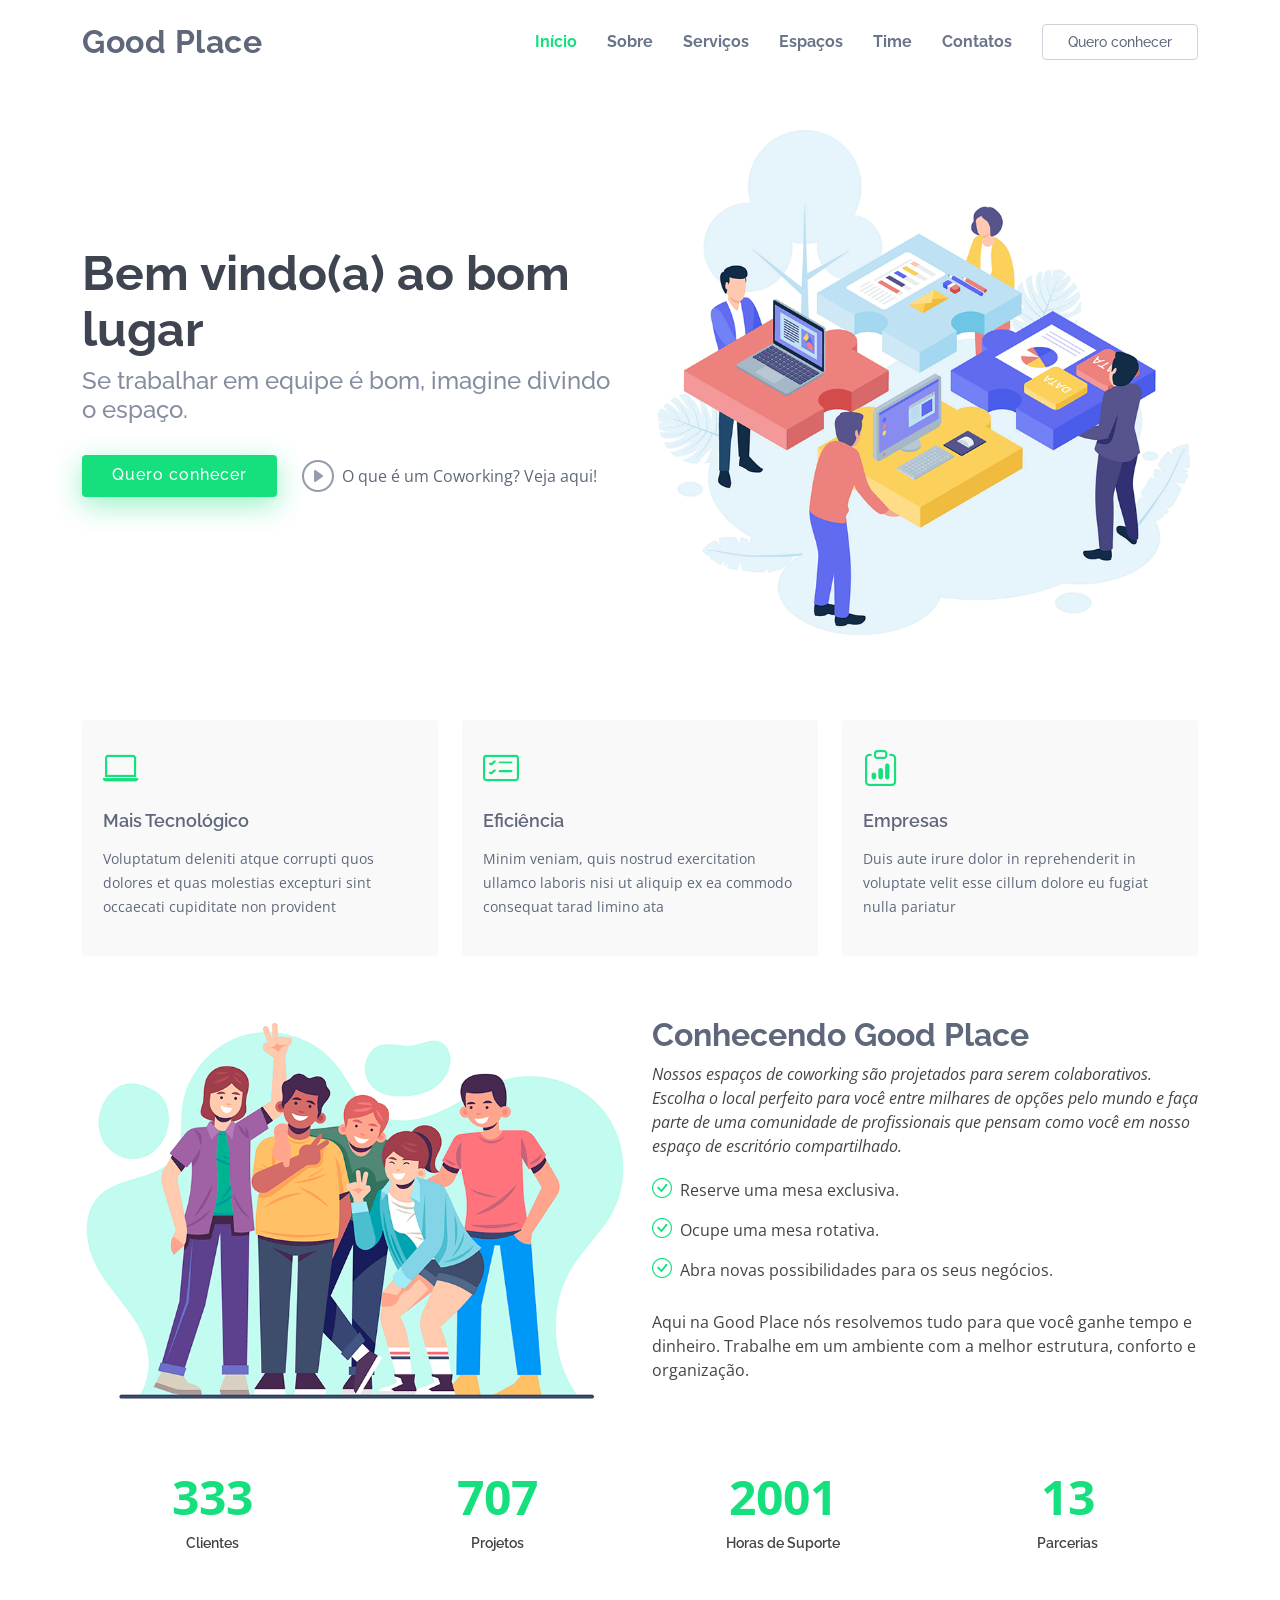
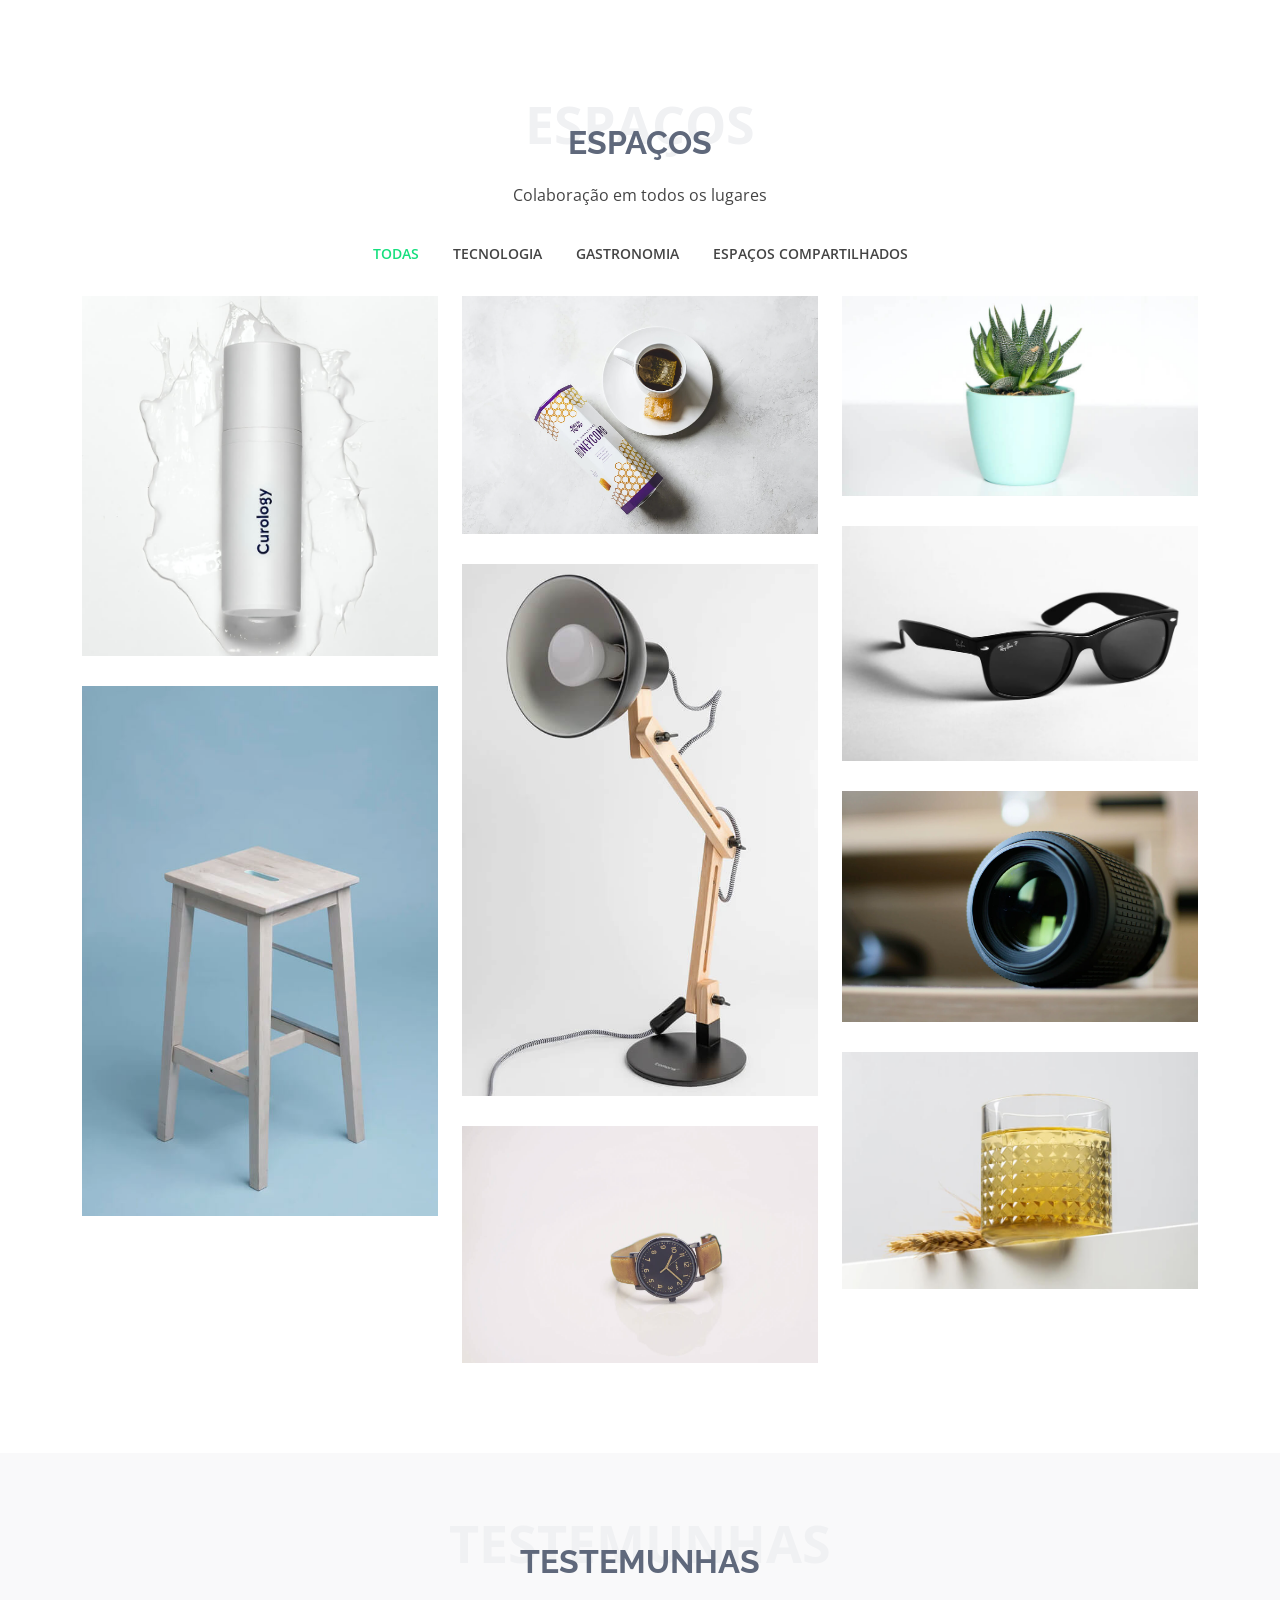
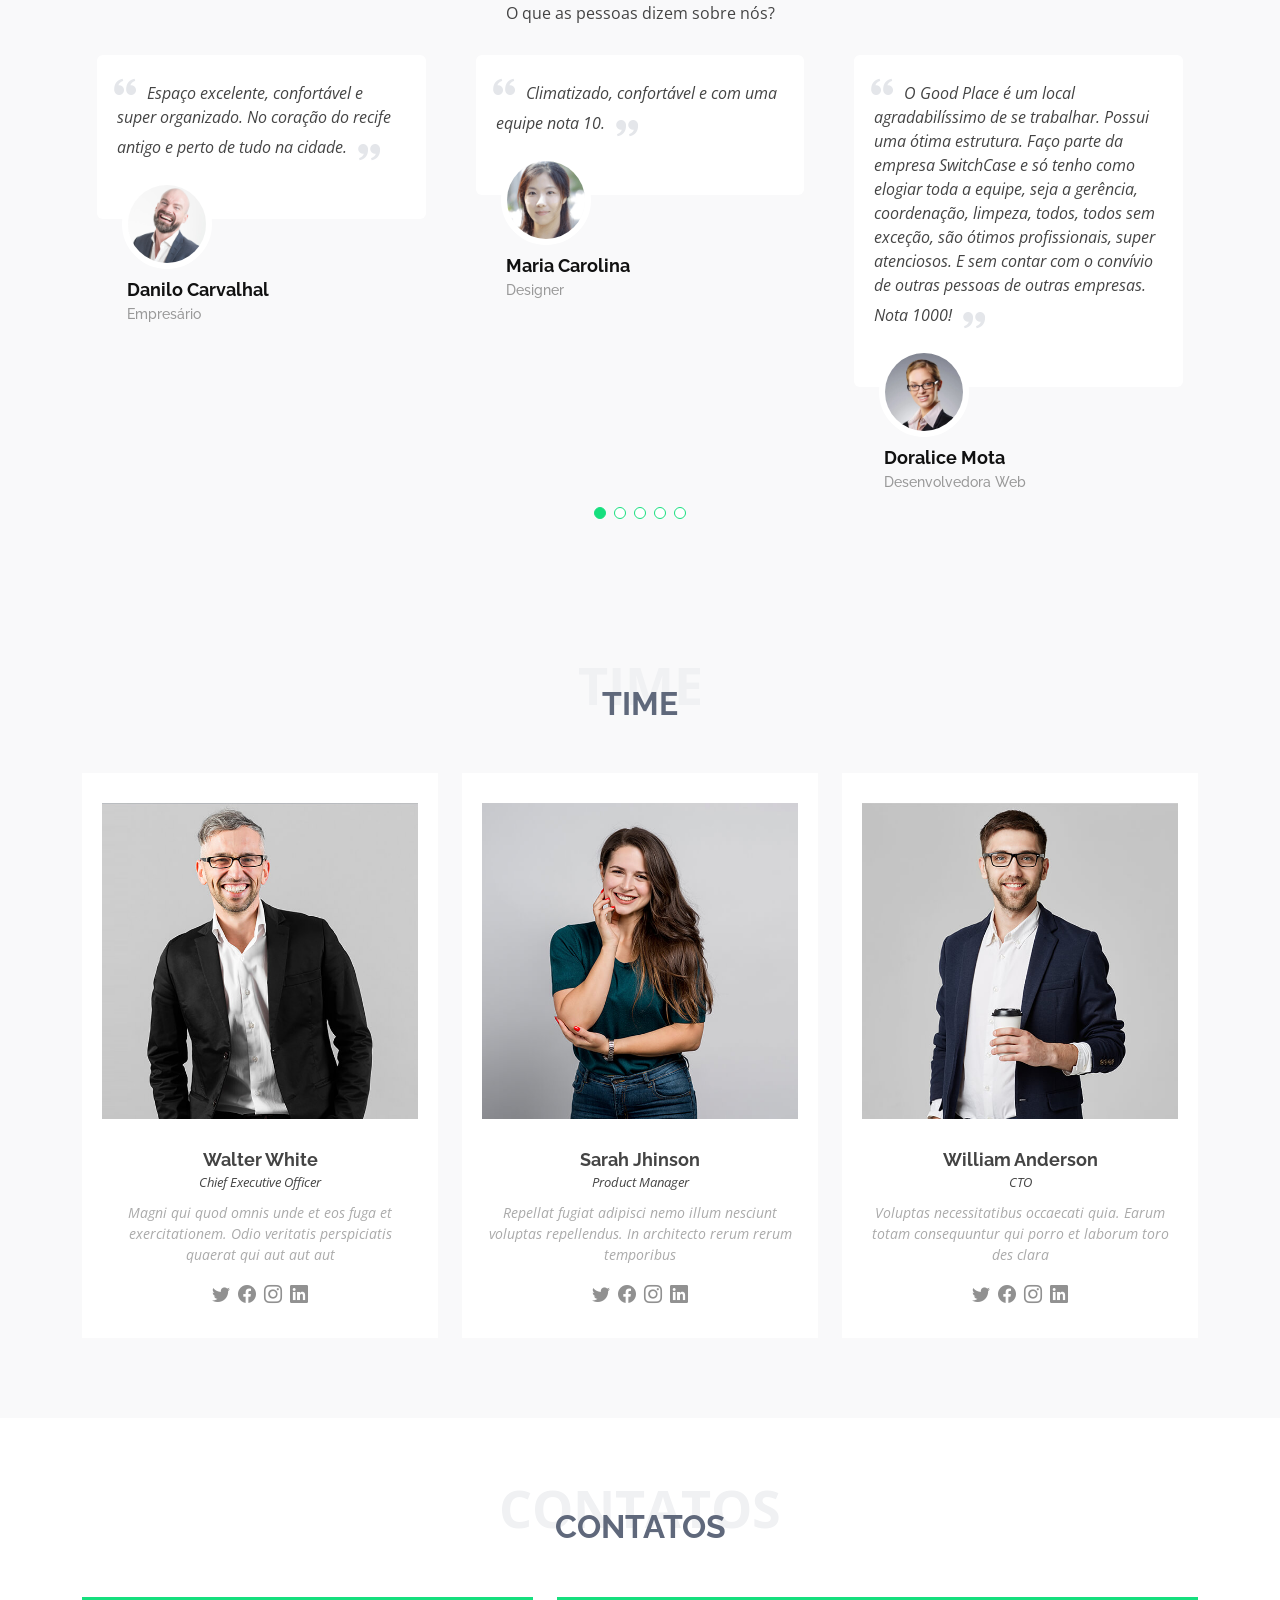
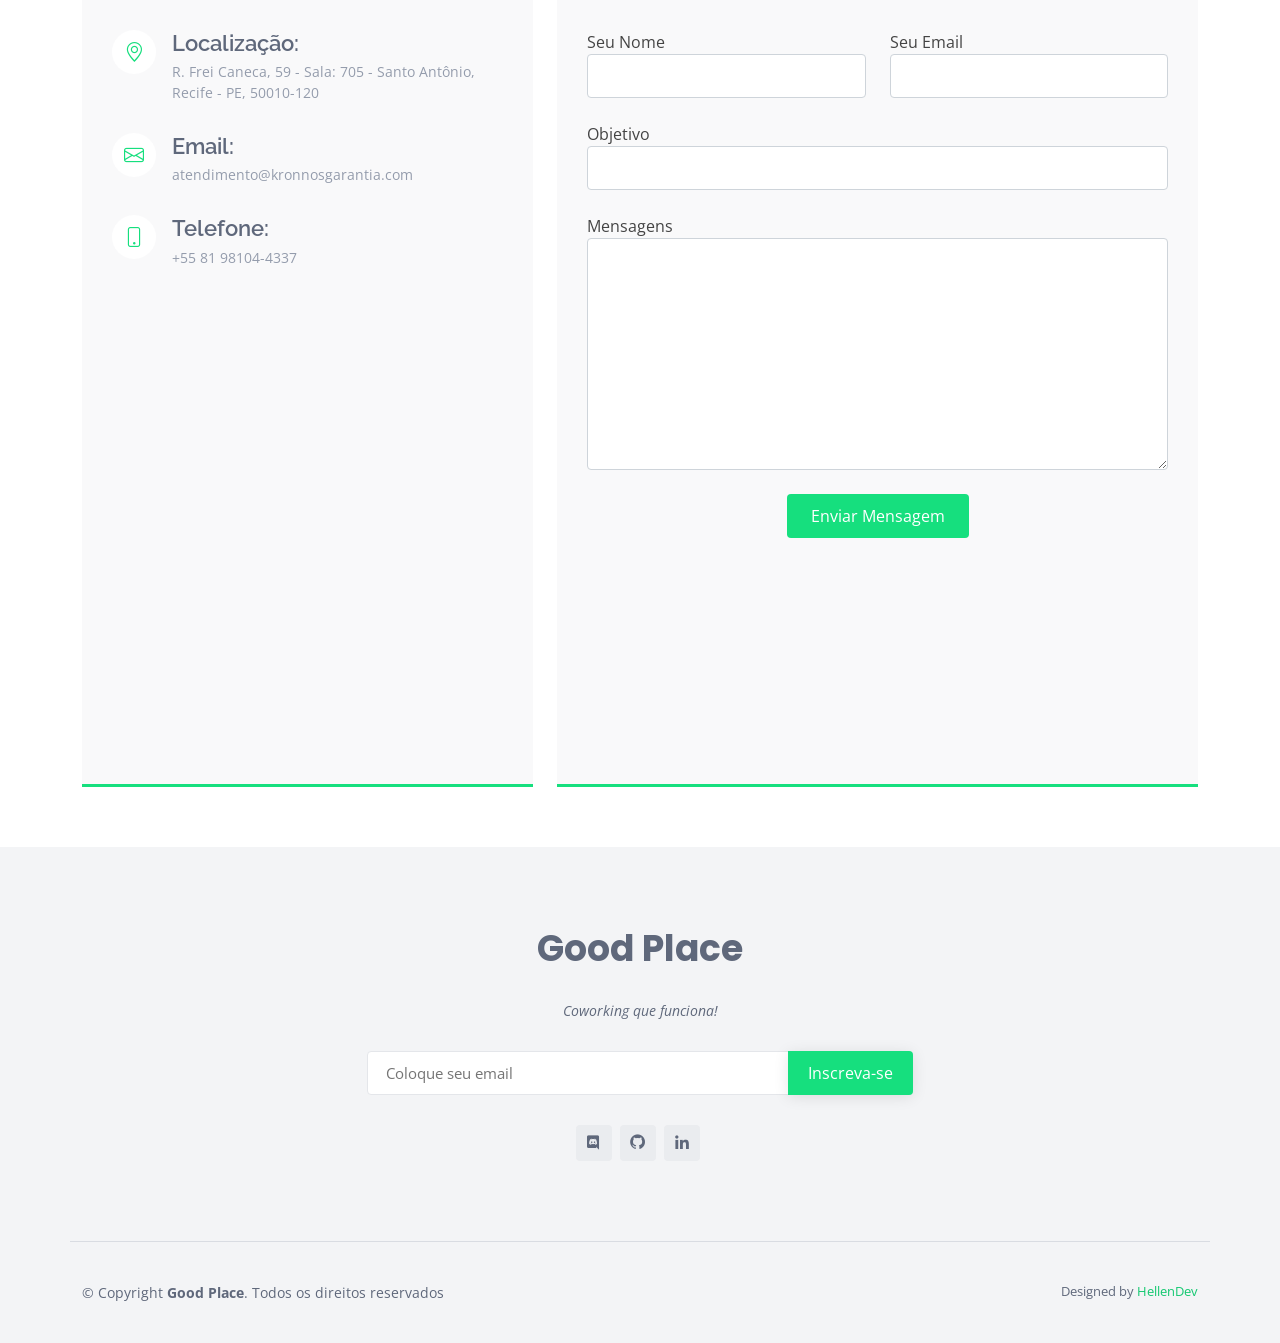
<file: index.html>
<!DOCTYPE html>
<html lang="en">

<head>
  <meta charset="utf-8">
  <meta content="width=device-width, initial-scale=1.0" name="viewport">

  <title>eNno Bootstrap Template - Index</title>
  <meta content="" name="description">
  <meta content="" name="keywords">

  <!-- Favicons -->
  <link href="assets/img/favicon.png" rel="icon">
  <link href="assets/img/apple-touch-icon.png" rel="apple-touch-icon">

  <!-- Google Fonts -->
  <link href="https://fonts.googleapis.com/css?family=Open+Sans:300,300i,400,400i,600,600i,700,700i|Raleway:300,300i,400,400i,500,500i,600,600i,700,700i|Poppins:300,300i,400,400i,500,500i,600,600i,700,700i" rel="stylesheet">

  <!-- Vendor CSS Files -->
  <link href="assets/vendor/bootstrap/css/bootstrap.min.css" rel="stylesheet">
  <link href="assets/vendor/bootstrap-icons/bootstrap-icons.css" rel="stylesheet">
  <link href="assets/vendor/boxicons/css/boxicons.min.css" rel="stylesheet">
  <link href="assets/vendor/glightbox/css/glightbox.min.css" rel="stylesheet">
  <link href="assets/vendor/swiper/swiper-bundle.min.css" rel="stylesheet">

  <!-- Template Main CSS File -->
  <link href="assets/css/style.css" rel="stylesheet">

  <!-- =======================================================
  * Template Name: eNno - v4.10.0
  * Template URL: https://bootstrapmade.com/enno-free-simple-bootstrap-template/
  * Author: BootstrapMade.com
  * License: https://bootstrapmade.com/license/
  ======================================================== -->
</head>

<body>

  <!-- ======= Header ======= -->
  <header id="header" class="fixed-top">
    <div class="container d-flex align-items-center justify-content-between">

      <h1 class="logo"><a href="index.html">Good Place</a></h1>
      <!-- Uncomment below if you prefer to use an image logo -->
      <!-- <a href="index.html" class="logo"><img src="assets/img/logo.png" alt="" class="img-fluid"></a>-->

      <nav id="navbar" class="navbar">
        <ul>
          <li><a class="nav-link scrollto active" href="#hero">Início</a></li>
          <li><a class="nav-link scrollto" href="#about">Sobre</a></li>
          <li><a class="nav-link scrollto" href="#services">Serviços</a></li>
          <li><a class="nav-link scrollto " href="#portfolio">Espaços</a></li>
          <li><a class="nav-link scrollto" href="#team">Time</a></li>
          <li><a class="nav-link scrollto" href="#contact">Contatos</a></li>
          <li><a class="getstarted scrollto" href="#about">Quero conhecer</a></li>
        </ul>
        <i class="bi bi-list mobile-nav-toggle"></i>
      </nav><!-- .navbar -->

    </div>
  </header><!-- End Header -->

  <!-- ======= Hero Section ======= -->
  <section id="hero" class="d-flex align-items-center">

    <div class="container">
      <div class="row">
        <div class="col-lg-6 pt-5 pt-lg-0 order-2 order-lg-1 d-flex flex-column justify-content-center">
          <h1>Bem vindo(a) ao bom lugar</h1>
          <h2>Se trabalhar em equipe é bom, imagine divindo o espaço.</h2>
          <div class="d-flex">
            <a href="#about" class="btn-get-started scrollto">Quero conhecer</a>
            <a href="https://www.youtube.com/watch?v=jDDaplaOz7Q" class="glightbox btn-watch-video"><i class="bi bi-play-circle"></i><span>O que é um Coworking? Veja aqui!</span></a>
          </div>
        </div>
        <div class="col-lg-6 order-1 order-lg-2 hero-img">
          <img src="assets/img/hero-img.png" class="img-fluid animated" alt="">
        </div>
      </div>
    </div>

  </section><!-- End Hero -->

  <main id="main">

    <!-- ======= Featured Services Section ======= -->
    <section id="featured-services" class="featured-services">
      <div class="container">

        <div class="row">
          <div class="col-lg-4 col-md-6">
            <div class="icon-box">
              <div class="icon"><i class="bi bi-laptop"></i></div>
              <h4 class="title"><a href="">Mais Tecnológico</a></h4>
              <p class="description">Voluptatum deleniti atque corrupti quos dolores et quas molestias excepturi sint occaecati cupiditate non provident</p>
            </div>
          </div>
          <div class="col-lg-4 col-md-6 mt-4 mt-md-0">
            <div class="icon-box">
              <div class="icon"><i class="bi bi-card-checklist"></i></div>
              <h4 class="title"><a href="">Eficiência</a></h4>
              <p class="description">Minim veniam, quis nostrud exercitation ullamco laboris nisi ut aliquip ex ea commodo consequat tarad limino ata</p>
            </div>
          </div>
          <div class="col-lg-4 col-md-6 mt-4 mt-lg-0">
            <div class="icon-box">
              <div class="icon"><i class="bi bi-clipboard-data"></i></div>
              <h4 class="title"><a href="">Empresas</a></h4>
              <p class="description">Duis aute irure dolor in reprehenderit in voluptate velit esse cillum dolore eu fugiat nulla pariatur</p>
            </div>
          </div>
        </div>

      </div>
    </section><!-- End Featured Services Section -->

    <!-- ======= About Section ======= -->
    <section id="about" class="about">
      <div class="container">

        <div class="row">
          <div class="col-lg-6">
            <img src="assets/img/about.png" class="img-fluid" alt="">
          </div>
          <div class="col-lg-6 pt-4 pt-lg-0 content">
            <h3>Conhecendo Good Place</h3>
            <p class="fst-italic">
              Nossos espaços de coworking são projetados para serem colaborativos. Escolha o local perfeito para você entre milhares de opções pelo mundo e faça parte de uma comunidade de profissionais que pensam como você em nosso espaço de escritório compartilhado.
            </p>
            <ul>
              <li><i class="bi bi-check-circle"></i> Reserve uma mesa exclusiva.</li>
              <li><i class="bi bi-check-circle"></i> Ocupe uma mesa rotativa.</li>
              <li><i class="bi bi-check-circle"></i> Abra novas possibilidades para os seus negócios.</li>
            </ul>
            <p>
              Aqui na Good Place nós resolvemos tudo para que você ganhe tempo e dinheiro. Trabalhe em um ambiente com a melhor estrutura, conforto e organização.
            </p>
          </div>
        </div>

      </div>
    </section><!-- End About Section -->

    <!-- ======= Counts Section ======= -->
    <section id="counts" class="counts">
      <div class="container">

        <div class="row counters">

          <div class="col-lg-3 col-6 text-center">
            <span data-purecounter-start="0" data-purecounter-end="333" data-purecounter-duration="1" class="purecounter"></span>
            <p>Clientes</p>
          </div>

          <div class="col-lg-3 col-6 text-center">
            <span data-purecounter-start="0" data-purecounter-end="707" data-purecounter-duration="1" class="purecounter"></span>
            <p>Projetos</p>
          </div>

          <div class="col-lg-3 col-6 text-center">
            <span data-purecounter-start="0" data-purecounter-end="2001" data-purecounter-duration="1" class="purecounter"></span>
            <p>Horas de Suporte</p>
          </div>

          <div class="col-lg-3 col-6 text-center">
            <span data-purecounter-start="0" data-purecounter-end="13" data-purecounter-duration="1" class="purecounter"></span>
            <p>Parcerias</p>
          </div>

        </div>

      </div>
    </section><!-- End Counts Section -->

    <!-- ======= Portfolio Section ======= -->
    <section id="portfolio" class="portfolio">
      <div class="container">

        <div class="section-title">
          <span>Espaços</span>
          <h2>Espaços</h2>
          <p>Colaboração em todos os lugares</p>
        </div>

        <div class="row">
          <div class="col-lg-12 d-flex justify-content-center">
            <ul id="portfolio-flters">
              <li data-filter="*" class="filter-active">Todas</li>
              <li data-filter=".filter-app">Tecnologia</li>
              <li data-filter=".filter-card">Gastronomia</li>
              <li data-filter=".filter-web">Espaços Compartilhados</li>
            </ul>
          </div>
        </div>

        <div class="row portfolio-container">

          <div class="col-lg-4 col-md-6 portfolio-item filter-app">
            <img src="assets/img/portfolio/portfolio-1.jpg" class="img-fluid" alt="">
            <div class="portfolio-info">
              <h4>Place Tec 1</h4>
              <p>Place Tec</p>
              <a href="assets/img/portfolio/portfolio-1.jpg" data-gallery="portfolioGallery" class="portfolio-lightbox preview-link" title="App 1"><i class="bx bx-plus"></i></a>
              <a href="portfolio-details.html" class="details-link" title="More Details"><i class="bx bx-link"></i></a>
            </div>
          </div>

          <div class="col-lg-4 col-md-6 portfolio-item filter-web">
            <img src="assets/img/portfolio/portfolio-2.jpg" class="img-fluid" alt="">
            <div class="portfolio-info">
              <h4>Place Comp 1</h4>
              <p>Place Comp</p>
              <a href="assets/img/portfolio/portfolio-2.jpg" data-gallery="portfolioGallery" class="portfolio-lightbox preview-link" title="Web 3"><i class="bx bx-plus"></i></a>
              <a href="portfolio-details.html" class="details-link" title="More Details"><i class="bx bx-link"></i></a>
            </div>
          </div>

          <div class="col-lg-4 col-md-6 portfolio-item filter-app">
            <img src="assets/img/portfolio/portfolio-3.jpg" class="img-fluid" alt="">
            <div class="portfolio-info">
              <h4>Place Tec 2</h4>
              <p>Place Tec</p>
              <a href="assets/img/portfolio/portfolio-3.jpg" data-gallery="portfolioGallery" class="portfolio-lightbox preview-link" title="App 2"><i class="bx bx-plus"></i></a>
              <a href="portfolio-details.html" class="details-link" title="More Details"><i class="bx bx-link"></i></a>
            </div>
          </div>

          <div class="col-lg-4 col-md-6 portfolio-item filter-card">
            <img src="assets/img/portfolio/portfolio-4.jpg" class="img-fluid" alt="">
            <div class="portfolio-info">
              <h4>Place Gastro 2</h4>
              <p>Place Gastro</p>
              <a href="assets/img/portfolio/portfolio-4.jpg" data-gallery="portfolioGallery" class="portfolio-lightbox preview-link" title="Card 2"><i class="bx bx-plus"></i></a>
              <a href="portfolio-details.html" class="details-link" title="More Details"><i class="bx bx-link"></i></a>
            </div>
          </div>

          <div class="col-lg-4 col-md-6 portfolio-item filter-web">
            <img src="assets/img/portfolio/portfolio-5.jpg" class="img-fluid" alt="">
            <div class="portfolio-info">
              <h4>Place Comp 2</h4>
              <p>Place Comp</p>
              <a href="assets/img/portfolio/portfolio-5.jpg" data-gallery="portfolioGallery" class="portfolio-lightbox preview-link" title="Web 2"><i class="bx bx-plus"></i></a>
              <a href="portfolio-details.html" class="details-link" title="More Details"><i class="bx bx-link"></i></a>
            </div>
          </div>

          <div class="col-lg-4 col-md-6 portfolio-item filter-app">
            <img src="assets/img/portfolio/portfolio-6.jpg" class="img-fluid" alt="">
            <div class="portfolio-info">
              <h4>Place Tec 3</h4>
              <p>Place Tec</p>
              <a href="assets/img/portfolio/portfolio-6.jpg" data-gallery="portfolioGallery" class="portfolio-lightbox preview-link" title="App 3"><i class="bx bx-plus"></i></a>
              <a href="portfolio-details.html" class="details-link" title="More Details"><i class="bx bx-link"></i></a>
            </div>
          </div>

          <div class="col-lg-4 col-md-6 portfolio-item filter-card">
            <img src="assets/img/portfolio/portfolio-7.jpg" class="img-fluid" alt="">
            <div class="portfolio-info">
              <h4>Place Gastro 1</h4>
              <p>Place Gastro</p>
              <a href="assets/img/portfolio/portfolio-7.jpg" data-gallery="portfolioGallery" class="portfolio-lightbox preview-link" title="Card 1"><i class="bx bx-plus"></i></a>
              <a href="portfolio-details.html" class="details-link" title="More Details"><i class="bx bx-link"></i></a>
            </div>
          </div>

          <div class="col-lg-4 col-md-6 portfolio-item filter-card">
            <img src="assets/img/portfolio/portfolio-8.jpg" class="img-fluid" alt="">
            <div class="portfolio-info">
              <h4>Place Gastro 3</h4>
              <p>Place Gastro</p>
              <a href="assets/img/portfolio/portfolio-8.jpg" data-gallery="portfolioGallery" class="portfolio-lightbox preview-link" title="Card 3"><i class="bx bx-plus"></i></a>
              <a href="portfolio-details.html" class="details-link" title="More Details"><i class="bx bx-link"></i></a>
            </div>
          </div>

          <div class="col-lg-4 col-md-6 portfolio-item filter-web">
            <img src="assets/img/portfolio/portfolio-9.jpg" class="img-fluid" alt="">
            <div class="portfolio-info">
              <h4>Place Comp 3</h4>
              <p>Place Comp</p>
              <a href="assets/img/portfolio/portfolio-9.jpg" data-gallery="portfolioGallery" class="portfolio-lightbox preview-link" title="Web 3"><i class="bx bx-plus"></i></a>
              <a href="portfolio-details.html" class="details-link" title="More Details"><i class="bx bx-link"></i></a>
            </div>
          </div>

        </div>

      </div>
    </section><!-- End Portfolio Section -->

    <!-- ======= Testimonials Section ======= -->
    <section id="testimonials" class="testimonials section-bg">
      <div class="container">

        <div class="section-title">
          <span>Testemunhas</span>
          <h2>Testemunhas</h2>
          <p>O que as pessoas dizem sobre nós?</p>
        </div>

        <div class="testimonials-slider swiper" data-aos="fade-up" data-aos-delay="100">
          <div class="swiper-wrapper">

            <div class="swiper-slide">
              <div class="testimonial-item">
                <p>
                  <i class="bx bxs-quote-alt-left quote-icon-left"></i>
                  Espaço excelente, confortável e super organizado. No coração do recife antigo e perto de tudo na cidade.
                  <i class="bx bxs-quote-alt-right quote-icon-right"></i>
                </p>
                <img src="assets/img/testimonials/testimonials-1.jpg" class="testimonial-img" alt="">
                <h3>Danilo Carvalhal</h3>
                <h4>Empresário</h4>
              </div>
            </div><!-- End testimonial item -->

            <div class="swiper-slide">
              <div class="testimonial-item">
                <p>
                  <i class="bx bxs-quote-alt-left quote-icon-left"></i>
                  Climatizado, confortável e com uma equipe nota 10.
                  <i class="bx bxs-quote-alt-right quote-icon-right"></i>
                </p>
                <img src="assets/img/testimonials/testimonials-2.jpg" class="testimonial-img" alt="">
                <h3>Maria Carolina</h3>
                <h4>Designer</h4>
              </div>
            </div><!-- End testimonial item -->

            <div class="swiper-slide">
              <div class="testimonial-item">
                <p>
                  <i class="bx bxs-quote-alt-left quote-icon-left"></i>
                  O Good Place é um local agradabilíssimo de se trabalhar. Possui uma ótima estrutura. Faço parte da empresa SwitchCase e só tenho como elogiar toda a equipe, seja a gerência, coordenação, limpeza, todos, todos sem exceção, são ótimos profissionais, super atenciosos. E sem contar com o convívio de outras pessoas de outras empresas.

Nota 1000!
                  <i class="bx bxs-quote-alt-right quote-icon-right"></i>
                </p>
                <img src="assets/img/testimonials/testimonials-3.jpg" class="testimonial-img" alt="">
                <h3>Doralice Mota</h3>
                <h4>Desenvolvedora Web</h4>
              </div>
            </div><!-- End testimonial item -->

            <div class="swiper-slide">
              <div class="testimonial-item">
                <p>
                  <i class="bx bxs-quote-alt-left quote-icon-left"></i>
                  Fugiat enim eram quae cillum dolore dolor amet nulla culpa multos export minim fugiat minim velit minim dolor enim duis veniam ipsum anim magna sunt elit fore quem dolore labore illum veniam.
                  <i class="bx bxs-quote-alt-right quote-icon-right"></i>
                </p>
                <img src="assets/img/testimonials/testimonials-4.jpg" class="testimonial-img" alt="">
                <h3>Matt Brandon</h3>
                <h4>Freelancer</h4>
              </div>
            </div><!-- End testimonial item -->

            <div class="swiper-slide">
              <div class="testimonial-item">
                <p>
                  <i class="bx bxs-quote-alt-left quote-icon-left"></i>
                  Quis quorum aliqua sint quem legam fore sunt eram irure aliqua veniam tempor noster veniam enim culpa labore duis sunt culpa nulla illum cillum fugiat legam esse veniam culpa fore nisi cillum quid.
                  <i class="bx bxs-quote-alt-right quote-icon-right"></i>
                </p>
                <img src="assets/img/testimonials/testimonials-5.jpg" class="testimonial-img" alt="">
                <h3>John Larson</h3>
                <h4>Entrepreneur</h4>
              </div>
            </div><!-- End testimonial item -->

          </div>
          <div class="swiper-pagination"></div>
        </div>

      </div>
    </section><!-- End Testimonials Section -->

    <!-- ======= Team Section ======= -->
    <section id="team" class="team section-bg">
      <div class="container">

        <div class="section-title">
          <span>Time</span>
          <h2>Time</h2>
        </div>

        <div class="row">
          <div class="col-lg-4 col-md-6 d-flex align-items-stretch">
            <div class="member">
              <img src="assets/img/team/team-1.jpg" alt="">
              <h4>Walter White</h4>
              <span>Chief Executive Officer</span>
              <p>
                Magni qui quod omnis unde et eos fuga et exercitationem. Odio veritatis perspiciatis quaerat qui aut aut aut
              </p>
              <div class="social">
                <a href=""><i class="bi bi-twitter"></i></a>
                <a href=""><i class="bi bi-facebook"></i></a>
                <a href=""><i class="bi bi-instagram"></i></a>
                <a href=""><i class="bi bi-linkedin"></i></a>
              </div>
            </div>
          </div>

          <div class="col-lg-4 col-md-6 d-flex align-items-stretch">
            <div class="member">
              <img src="assets/img/team/team-2.jpg" alt="">
              <h4>Sarah Jhinson</h4>
              <span>Product Manager</span>
              <p>
                Repellat fugiat adipisci nemo illum nesciunt voluptas repellendus. In architecto rerum rerum temporibus
              </p>
              <div class="social">
                <a href=""><i class="bi bi-twitter"></i></a>
                <a href=""><i class="bi bi-facebook"></i></a>
                <a href=""><i class="bi bi-instagram"></i></a>
                <a href=""><i class="bi bi-linkedin"></i></a>
              </div>
            </div>
          </div>

          <div class="col-lg-4 col-md-6 d-flex align-items-stretch">
            <div class="member">
              <img src="assets/img/team/team-3.jpg" alt="">
              <h4>William Anderson</h4>
              <span>CTO</span>
              <p>
                Voluptas necessitatibus occaecati quia. Earum totam consequuntur qui porro et laborum toro des clara
              </p>
              <div class="social">
                <a href=""><i class="bi bi-twitter"></i></a>
                <a href=""><i class="bi bi-facebook"></i></a>
                <a href=""><i class="bi bi-instagram"></i></a>
                <a href=""><i class="bi bi-linkedin"></i></a>
              </div>
            </div>
          </div>

        </div>

      </div>
    </section><!-- End Team Section -->

    <!-- ======= Contact Section ======= -->
    <section id="contact" class="contact">
      <div class="container">

        <div class="section-title">
          <span>Contatos</span>
          <h2>Contatos</h2>
        </div>

        <div class="row">

          <div class="col-lg-5 d-flex align-items-stretch">
            <div class="info">
              <div class="address">
                <i class="bi bi-geo-alt"></i>
                <h4>Localização:</h4>
                <p>R. Frei Caneca, 59 - Sala: 705 - Santo Antônio, Recife - PE, 50010-120</p>
              </div>

              <div class="email">
                <i class="bi bi-envelope"></i>
                <h4>Email:</h4>
                <p>atendimento@kronnosgarantia.com</p>
              </div>

              <div class="phone">
                <i class="bi bi-phone"></i>
                <h4>Telefone:</h4>
                <p>+55 81 98104-4337</p>
              </div>

              <iframe src= "https://www.google.com/maps/embed?pb=!1m18!1m12!1m3!1d3950.3567482822964!2d-34.88252545964769!3d-8.06504628062825!2m3!1f0!2f0!3f0!3m2!1i1024!2i768!4f13.1!3m3!1m2!1s0x7ab19189d29d047%3A0x88df8b5bb8a1a1e8!2sKRONNOS%20GARANTIA%20LTDA!5e0!3m2!1spt-BR!2sbr!4v1684196813044!5m2!1spt-BR!2sbr" width="600" height="450" style="border:0;" allowfullscreen="" loading="lazy" referrerpolicy="no-referrer-when-downgrade"></iframe>
            </div>

          </div>

          <div class="col-lg-7 mt-5 mt-lg-0 d-flex align-items-stretch">
            <form action="forms/contact.php" method="post" role="form" class="php-email-form">
              <div class="row">
                <div class="form-group col-md-6">
                  <label for="name">Seu Nome</label>
                  <input type="text" name="name" class="form-control" id="name" required>
                </div>
                <div class="form-group col-md-6 mt-3 mt-md-0">
                  <label for="name">Seu Email</label>
                  <input type="email" class="form-control" name="email" id="email" required>
                </div>
              </div>
              <div class="form-group mt-3">
                <label for="name">Objetivo</label>
                <input type="text" class="form-control" name="subject" id="subject" required>
              </div>
              <div class="form-group mt-3">
                <label for="name">Mensagens</label>
                <textarea class="form-control" name="message" rows="10" required></textarea>
              </div>
              <div class="my-3">
                <div class="loading">Carregando</div>
                <div class="error-message"></div>
                <div class="sent-message">Sua mensagem foi enviada. Agradecemos!</div>
              </div>
              <div class="text-center"><button type="submit">Enviar Mensagem</button></div>
            </form>
          </div>

        </div>

      </div>
    </section><!-- End Contact Section -->

  </main><!-- End #main -->

  <!-- ======= Footer ======= -->
  <footer id="footer">

    <div class="footer-top">

      <div class="container">

        <div class="row  justify-content-center">
          <div class="col-lg-6">
            <h3>Good Place</h3>
            <p>Coworking que funciona!</p>
          </div>
        </div>

        <div class="row footer-newsletter justify-content-center">
          <div class="col-lg-6">
            <form action="" method="post">
              <input type="email" name="email" placeholder="Coloque seu email"><input type="submit" value="Inscreva-se">
            </form>
          </div>
        </div>

        <div class="social-links">
          <a href="#" class="discord"><i class="bx bxl-discord"></i></a>
          <a href="#" class="github"><i class="bx bxl-github"></i></a>
          <a href="#" class="linkedin"><i class="bx bxl-linkedin"></i></a>
        </div>

      </div>
    </div>

    <div class="container footer-bottom clearfix">
      <div class="copyright">
        &copy; Copyright <strong><span>Good Place</span></strong>. Todos os direitos reservados
      </div>
      <div class="credits">
        <!-- All the links in the footer should remain intact. -->
        <!-- You can delete the links only if you purchased the pro version. -->
        <!-- Licensing information: https://bootstrapmade.com/license/ -->
        <!-- Purchase the pro version with working PHP/AJAX contact form: https://bootstrapmade.com/enno-free-simple-bootstrap-template/ -->
        Designed by <a href="https://github.com/hellendev"  >HellenDev</a>
      </div>
    </div>
  </footer><!-- End Footer -->

  <a href="#" class="back-to-top d-flex align-items-center justify-content-center"><i class="bi bi-arrow-up-short"></i></a>

  <!-- Vendor JS Files -->
  <script src="assets/vendor/purecounter/purecounter_vanilla.js"></script>
  <script src="assets/vendor/bootstrap/js/bootstrap.bundle.min.js"></script>
  <script src="assets/vendor/glightbox/js/glightbox.min.js"></script>
  <script src="assets/vendor/isotope-layout/isotope.pkgd.min.js"></script>
  <script src="assets/vendor/swiper/swiper-bundle.min.js"></script>
  <script src="assets/vendor/php-email-form/validate.js"></script>

  <!-- Template Main JS File -->
  <script src="assets/js/main.js"></script>

</body>

</html>
</file>
<file: assets/css/style.css>
/**
* Template Name: eNno - v4.10.0
* Template URL: https://bootstrapmade.com/enno-free-simple-bootstrap-template/
* Author: BootstrapMade.com
* License: https://bootstrapmade.com/license/
*/

/*--------------------------------------------------------------
# General
--------------------------------------------------------------*/
body {
  font-family: "Open Sans", sans-serif;
  color: #444444;
}

a {
  color: #14c871;
  text-decoration: none;
}

a:hover {
  color: #206bfb;
  text-decoration: none;
}

h1,
h2,
h3,
h4,
h5,
h6 {
  font-family: "Raleway", sans-serif;
}

/*--------------------------------------------------------------
# Back to top button
--------------------------------------------------------------*/
.back-to-top {
  position: fixed;
  visibility: hidden;
  opacity: 0;
  right: 15px;
  bottom: 15px;
  z-index: 996;
  background: #16df7e;
  width: 40px;
  height: 40px;
  border-radius: 4px;
  transition: all 0.4s;
}

.back-to-top i {
  font-size: 24px;
  color: #fff;
  line-height: 0;
}

.back-to-top:hover {
  background: #33eb92;
  color: #fff;
}

.back-to-top.active {
  visibility: visible;
  opacity: 1;
}

/*--------------------------------------------------------------
# Header
--------------------------------------------------------------*/
#header {
  background: #fff;
  transition: all 0.5s;
  z-index: 997;
  padding: 20px 0;
}

#header.header-scrolled {
  box-shadow: 0px 2px 15px rgba(0, 0, 0, 0.1);
  padding: 12px 0;
}

#header .logo {
  font-size: 32px;
  margin: 0;
  padding: 0;
  line-height: 1;
  font-weight: 700;
  letter-spacing: 0.5px;
}

#header .logo a {
  color: #5f687b;
}

#header .logo img {
  max-height: 40px;
}

@media (max-width: 991px) {
  #header {
    padding: 12px 0;
  }
}

/*--------------------------------------------------------------
# Navigation Menu
--------------------------------------------------------------*/
/**
* Desktop Navigation 
*/
.navbar {
  padding: 0;
}

.navbar ul {
  margin: 0;
  padding: 0;
  display: flex;
  list-style: none;
  align-items: center;
}

.navbar li {
  position: relative;
}

.navbar a,
.navbar a:focus {
  display: flex;
  align-items: center;
  justify-content: space-between;
  padding: 10px 0 10px 30px;
  font-family: "Raleway", sans-serif;
  font-size: 16px;
  font-weight: 700;
  color: #6a7489;
  white-space: nowrap;
  transition: 0.3s;
}

.navbar a i,
.navbar a:focus i {
  font-size: 12px;
  line-height: 0;
  margin-left: 5px;
}

.navbar a:hover,
.navbar .active,
.navbar .active:focus,
.navbar li:hover>a {
  color: #16df7e;
}

.navbar .getstarted,
.navbar .getstarted:focus {
  padding: 10px 25px;
  margin-left: 30px;
  border-radius: 4px;
  line-height: 1;
  color: #5f687b;
  font-size: 14px;
  font-weight: 500;
  border: 1px solid #cdd1d9;
}

.navbar .getstarted:hover,
.navbar .getstarted:focus:hover {
  background: #206bfb;
  color: #fff;
  border-color: #206bfb;
}

.navbar .dropdown ul {
  display: block;
  position: absolute;
  left: 14px;
  top: calc(100% + 30px);
  margin: 0;
  padding: 10px 0;
  z-index: 99;
  opacity: 0;
  visibility: hidden;
  background: #fff;
  box-shadow: 0px 0px 30px rgba(127, 137, 161, 0.25);
  transition: 0.3s;
  border-radius: 4px;
}

.navbar .dropdown ul li {
  min-width: 200px;
}

.navbar .dropdown ul a {
  padding: 10px 20px;
  font-size: 15px;
  text-transform: none;
  font-weight: 600;
}

.navbar .dropdown ul a i {
  font-size: 12px;
}

.navbar .dropdown ul a:hover,
.navbar .dropdown ul .active:hover,
.navbar .dropdown ul li:hover>a {
  color: #16df7e;
}

.navbar .dropdown:hover>ul {
  opacity: 1;
  top: 100%;
  visibility: visible;
}

.navbar .dropdown .dropdown ul {
  top: 0;
  left: calc(100% - 30px);
  visibility: hidden;
}

.navbar .dropdown .dropdown:hover>ul {
  opacity: 1;
  top: 0;
  left: 100%;
  visibility: visible;
}

@media (max-width: 1366px) {
  .navbar .dropdown .dropdown ul {
    left: -90%;
  }

  .navbar .dropdown .dropdown:hover>ul {
    left: -100%;
  }
}

/**
* Mobile Navigation 
*/
.mobile-nav-toggle {
  color: #5f687b;
  font-size: 28px;
  cursor: pointer;
  display: none;
  line-height: 0;
  transition: 0.5s;
}

.mobile-nav-toggle.bi-x {
  color: #fff;
}

@media (max-width: 991px) {
  .mobile-nav-toggle {
    display: block;
  }

  .navbar ul {
    display: none;
  }
}

.navbar-mobile {
  position: fixed;
  overflow: hidden;
  top: 0;
  right: 0;
  left: 0;
  bottom: 0;
  background: rgba(73, 80, 94, 0.9);
  transition: 0.3s;
  z-index: 999;
}

.navbar-mobile .mobile-nav-toggle {
  position: absolute;
  top: 15px;
  right: 15px;
}

.navbar-mobile ul {
  display: block;
  position: absolute;
  top: 55px;
  right: 15px;
  bottom: 15px;
  left: 15px;
  padding: 10px 0;
  border-radius: 10px;
  background-color: #fff;
  overflow-y: auto;
  transition: 0.3s;
}

.navbar-mobile a,
.navbar-mobile a:focus {
  padding: 10px 20px;
  font-size: 15px;
  color: #5f687b;
}

.navbar-mobile a:hover,
.navbar-mobile .active,
.navbar-mobile li:hover>a {
  color: #16df7e;
}

.navbar-mobile .getstarted,
.navbar-mobile .getstarted:focus {
  margin: 15px;
  padding: 10px 15px;
}

.navbar-mobile .dropdown ul {
  position: static;
  display: none;
  margin: 10px 20px;
  padding: 10px 0;
  z-index: 99;
  opacity: 1;
  visibility: visible;
  background: #fff;
  box-shadow: 0px 0px 30px rgba(127, 137, 161, 0.25);
}

.navbar-mobile .dropdown ul li {
  min-width: 200px;
}

.navbar-mobile .dropdown ul a {
  padding: 10px 20px;
}

.navbar-mobile .dropdown ul a i {
  font-size: 12px;
}

.navbar-mobile .dropdown ul a:hover,
.navbar-mobile .dropdown ul .active:hover,
.navbar-mobile .dropdown ul li:hover>a {
  color: #16df7e;
}

.navbar-mobile .dropdown>.dropdown-active {
  display: block;
}

/*--------------------------------------------------------------
# Hero Section
--------------------------------------------------------------*/
#hero {
  width: 100%;
  height: 80vh;
  background: #fff;
  padding-top: 82px;
}

#hero h1 {
  margin: 0;
  font-size: 48px;
  font-weight: 700;
  line-height: 56px;
  color: #3e4450;
}

#hero h2 {
  color: #858ea1;
  margin: 10px 0 30px 0;
  font-size: 24px;
}

#hero .btn-get-started {
  font-family: "Raleway", sans-serif;
  font-weight: 500;
  font-size: 16px;
  letter-spacing: 1px;
  display: inline-block;
  padding: 8px 30px 10px 30px;
  border-radius: 4px;
  transition: 0.5s;
  color: #fff;
  background: #16df7e;
  box-shadow: 0 8px 28px rgba(22, 223, 126, 0.45);
}

#hero .btn-get-started:hover {
  background: #206bfb;
  box-shadow: 0 8px 28px rgba(32, 107, 251, 0.45);
}

#hero .btn-watch-video {
  font-size: 16px;
  display: inline-block;
  transition: 0.5s;
  margin-left: 25px;
  color: #5f687b;
  display: inline-flex;
  align-items: center;
  justify-content: center;
}

#hero .btn-watch-video i {
  color: #949cac;
  font-size: 32px;
  line-height: 0;
  margin-right: 8px;
}

#hero .btn-watch-video:hover i {
  color: #16df7e;
}

#hero .animated {
  animation: up-down 2s ease-in-out infinite alternate-reverse both;
}

@media (max-width: 991px) {
  #hero {
    height: 100vh;
  }

  #hero .animated {
    -webkit-animation: none;
    animation: none;
  }

  #hero .hero-img {
    text-align: center;
  }

  #hero .hero-img img {
    width: 50%;
  }
}

@media (max-width: 768px) {
  #hero {
    height: auto;
  }

  #hero h1 {
    font-size: 28px;
    line-height: 36px;
  }

  #hero h2 {
    font-size: 18px;
    line-height: 24px;
    margin-bottom: 30px;
  }

  #hero .hero-img img {
    width: 70%;
  }
}

@media (max-width: 575px) {
  #hero .hero-img img {
    width: 80%;
  }
}

@-webkit-keyframes up-down {
  0% {
    transform: translateY(10px);
  }

  100% {
    transform: translateY(-10px);
  }
}

@keyframes up-down {
  0% {
    transform: translateY(10px);
  }

  100% {
    transform: translateY(-10px);
  }
}

/*--------------------------------------------------------------
# Sections General
--------------------------------------------------------------*/
section {
  padding: 60px 0;
  overflow: hidden;
}

.section-bg {
  background-color: #f9f9fa;
}

.section-title {
  text-align: center;
  padding: 30px 0;
  position: relative;
}

.section-title h2 {
  font-size: 32px;
  font-weight: 700;
  text-transform: uppercase;
  margin-bottom: 20px;
  padding-bottom: 0;
  color: #5f687b;
  position: relative;
  z-index: 2;
}

.section-title span {
  position: absolute;
  top: 30px;
  color: #f0f1f3;
  left: 0;
  right: 0;
  z-index: 1;
  font-weight: 700;
  font-size: 52px;
  text-transform: uppercase;
  line-height: 0;
}

.section-title p {
  margin-bottom: 0;
  position: relative;
  z-index: 2;
}

@media (max-width: 575px) {
  .section-title h2 {
    font-size: 28px;
    margin-bottom: 15px;
  }

  .section-title span {
    font-size: 38px;
  }
}

/*--------------------------------------------------------------
# Featured Services
--------------------------------------------------------------*/
.featured-services {
  padding: 0;
}

.featured-services .icon-box {
  padding: 20px;
  color: #5f687b;
  background: #f9f9fa;
  border-radius: 4px;
  border: 1px solid #f9f9fa;
  transition: 0.3s;
  height: 100%;
}

.featured-services .icon {
  margin: 0 0 15px 0;
}

.featured-services .icon i {
  color: #16df7e;
  font-size: 36px;
}

.featured-services .title {
  font-weight: 600;
  margin-bottom: 15px;
  font-size: 18px;
}

.featured-services .title a {
  color: #5f687b;
  transition: 0.3s;
}

.featured-services .icon-box:hover {
  border-color: #eaecef;
}

.featured-services .icon-box:hover .title a {
  color: #16df7e;
}

.featured-services .description {
  line-height: 24px;
  font-size: 14px;
}

/*--------------------------------------------------------------
# About
--------------------------------------------------------------*/
.about .content h3 {
  font-weight: 700;
  font-size: 32px;
  color: #5f687b;
}

.about .content ul {
  list-style: none;
  padding: 0;
}

.about .content ul li {
  padding-bottom: 10px;
}

.about .content ul i {
  font-size: 20px;
  padding-right: 4px;
  color: #16df7e;
}

.about .content p:last-child {
  margin-bottom: 0;
}

/*--------------------------------------------------------------
# Counts
--------------------------------------------------------------*/
.counts {
  padding-top: 0;
}

.counts .counters span {
  font-size: 48px;
  display: block;
  color: #16df7e;
  font-weight: 700;
}

.counts .counters p {
  padding: 0;
  margin: 0 0 20px 0;
  font-family: "Raleway", sans-serif;
  font-size: 14px;
  font-weight: 600;
}

/*--------------------------------------------------------------
# Services
--------------------------------------------------------------*/
.services .icon-box {
  text-align: center;
  border: 1px solid #fff;
  padding: 80px 20px;
  transition: all ease-in-out 0.3s;
  background: #fff;
}

.services .icon-box .icon {
  margin: 0 auto;
  display: flex;
  align-items: center;
  justify-content: center;
  margin-bottom: 20px;
  transition: ease-in-out 0.3s;
}

.services .icon-box .icon i {
  color: #16df7e;
  font-size: 36px;
  transition: 0.3s;
}

.services .icon-box h4 {
  font-weight: 700;
  margin-bottom: 15px;
  font-size: 24px;
}

.services .icon-box h4 a {
  color: #5f687b;
  transition: ease-in-out 0.3s;
}

.services .icon-box p {
  line-height: 24px;
  font-size: 14px;
  margin-bottom: 0;
}

.services .icon-box:hover {
  border-color: #eaecef;
}

.services .icon-box:hover h4 a {
  color: #16df7e;
}

/*--------------------------------------------------------------
# Portfolio
--------------------------------------------------------------*/
.portfolio #portfolio-flters {
  padding: 0;
  margin: 0 auto 25px auto;
  list-style: none;
  text-align: center;
  border-radius: 50px;
}

.portfolio #portfolio-flters li {
  cursor: pointer;
  display: inline-block;
  padding: 10px 15px;
  font-size: 14px;
  font-weight: 600;
  line-height: 1;
  text-transform: uppercase;
  color: #444444;
  transition: all 0.3s ease-in-out;
}

.portfolio #portfolio-flters li:hover,
.portfolio #portfolio-flters li.filter-active {
  color: #16df7e;
}

.portfolio #portfolio-flters li:last-child {
  margin-right: 0;
}

.portfolio .portfolio-item {
  margin-bottom: 30px;
}

.portfolio .portfolio-item .portfolio-info {
  opacity: 0;
  position: absolute;
  left: 30px;
  right: 30px;
  bottom: 0;
  z-index: 3;
  transition: all ease-in-out 0.3s;
  background: rgba(255, 255, 255, 0.9);
  padding: 15px;
}

.portfolio .portfolio-item .portfolio-info h4 {
  font-size: 18px;
  color: #fff;
  font-weight: 600;
  color: #5f687b;
}

.portfolio .portfolio-item .portfolio-info p {
  color: #949cac;
  font-size: 14px;
  margin-bottom: 0;
}

.portfolio .portfolio-item .portfolio-info .preview-link,
.portfolio .portfolio-item .portfolio-info .details-link {
  position: absolute;
  right: 40px;
  font-size: 24px;
  top: calc(50% - 18px);
  color: #206bfb;
  transition: 0.3s;
}

.portfolio .portfolio-item .portfolio-info .preview-link:hover,
.portfolio .portfolio-item .portfolio-info .details-link:hover {
  color: #16df7e;
}

.portfolio .portfolio-item .portfolio-info .details-link {
  right: 10px;
}

.portfolio .portfolio-item:hover .portfolio-info {
  opacity: 1;
  bottom: 20px;
}

/*--------------------------------------------------------------
# Portfolio Details
--------------------------------------------------------------*/
.portfolio-details {
  padding-top: 40px;
}

.portfolio-details .portfolio-details-slider img {
  width: 100%;
}

.portfolio-details .portfolio-details-slider .swiper-pagination {
  margin-top: 20px;
  position: relative;
}

.portfolio-details .portfolio-details-slider .swiper-pagination .swiper-pagination-bullet {
  width: 12px;
  height: 12px;
  background-color: #fff;
  opacity: 1;
  border: 1px solid #16df7e;
}

.portfolio-details .portfolio-details-slider .swiper-pagination .swiper-pagination-bullet-active {
  background-color: #16df7e;
}

.portfolio-details .portfolio-info {
  padding: 30px;
  box-shadow: 0px 0 30px rgba(95, 104, 123, 0.08);
}

.portfolio-details .portfolio-info h3 {
  font-size: 22px;
  font-weight: 700;
  margin-bottom: 20px;
  padding-bottom: 20px;
  border-bottom: 1px solid #eee;
}

.portfolio-details .portfolio-info ul {
  list-style: none;
  padding: 0;
  font-size: 15px;
}

.portfolio-details .portfolio-info ul li+li {
  margin-top: 10px;
}

.portfolio-details .portfolio-description {
  padding-top: 30px;
}

.portfolio-details .portfolio-description h2 {
  font-size: 26px;
  font-weight: 700;
  margin-bottom: 20px;
}

.portfolio-details .portfolio-description p {
  padding: 0;
}

/*--------------------------------------------------------------
# Testimonials
--------------------------------------------------------------*/
.testimonials .testimonials-carousel,
.testimonials .testimonials-slider {
  overflow: hidden;
}

.testimonials .testimonial-item {
  box-sizing: content-box;
  min-height: 320px;
}

.testimonials .testimonial-item .testimonial-img {
  width: 90px;
  border-radius: 50%;
  margin: -40px 0 0 40px;
  position: relative;
  z-index: 2;
  border: 6px solid #fff;
}

.testimonials .testimonial-item h3 {
  font-size: 18px;
  font-weight: bold;
  margin: 10px 0 5px 45px;
  color: #111;
}

.testimonials .testimonial-item h4 {
  font-size: 14px;
  color: #999;
  margin: 0 0 0 45px;
}

.testimonials .testimonial-item .quote-icon-left,
.testimonials .testimonial-item .quote-icon-right {
  color: #e4e6ea;
  font-size: 26px;
}

.testimonials .testimonial-item .quote-icon-left {
  display: inline-block;
  left: -5px;
  position: relative;
}

.testimonials .testimonial-item .quote-icon-right {
  display: inline-block;
  right: -5px;
  position: relative;
  top: 10px;
}

.testimonials .testimonial-item p {
  font-style: italic;
  margin: 0 15px 0 15px;
  padding: 20px 20px 60px 20px;
  background: white;
  position: relative;
  border-radius: 6px;
  position: relative;
  z-index: 1;
}

.testimonials .swiper-pagination {
  margin-top: 20px;
  position: relative;
}

.testimonials .swiper-pagination .swiper-pagination-bullet {
  width: 12px;
  height: 12px;
  background-color: #fff;
  opacity: 1;
  border: 1px solid #16df7e;
}

.testimonials .swiper-pagination .swiper-pagination-bullet-active {
  background-color: #16df7e;
}

/*--------------------------------------------------------------
# Cta
--------------------------------------------------------------*/
.cta {
  background: #16df7e;
  background-size: cover;
  padding: 60px 0;
}

.cta h3 {
  color: #fff;
  font-size: 28px;
  font-weight: 700;
}

.cta p {
  color: #fff;
}

.cta .cta-btn {
  font-family: "Raleway", sans-serif;
  text-transform: uppercase;
  font-weight: 500;
  font-size: 16px;
  letter-spacing: 1px;
  display: inline-block;
  padding: 8px 28px;
  border-radius: 4px;
  transition: 0.5s;
  margin-top: 10px;
  border: 2px solid #fff;
  color: #fff;
}

.cta .cta-btn:hover {
  background: #206bfb;
  border-color: #206bfb;
}

/*--------------------------------------------------------------
# Team
--------------------------------------------------------------*/
.team .member {
  text-align: center;
  margin-bottom: 20px;
  padding: 30px 20px;
  background: #fff;
}

.team .member img {
  max-width: 100%;
  margin: 0 0 30px 0;
}

.team .member h4 {
  font-weight: 700;
  margin-bottom: 2px;
  font-size: 18px;
}

.team .member span {
  font-style: italic;
  display: block;
  font-size: 13px;
}

.team .member p {
  padding-top: 10px;
  font-size: 14px;
  font-style: italic;
  color: #aaaaaa;
}

.team .member .social {
  margin-top: 15px;
}

.team .member .social a {
  color: #919191;
  transition: 0.3s;
}

.team .member .social a:hover {
  color: #16df7e;
}

.team .member .social i {
  font-size: 18px;
  margin: 0 2px;
}

/*--------------------------------------------------------------
# Contact
--------------------------------------------------------------*/
.contact .info {
  border-top: 3px solid #16df7e;
  border-bottom: 3px solid #16df7e;
  padding: 30px;
  width: 100%;
  background-color: #f9f9fa;
}

.contact .info i {
  font-size: 20px;
  color: #16df7e;
  float: left;
  width: 44px;
  height: 44px;
  background: #fff;
  display: flex;
  justify-content: center;
  align-items: center;
  border-radius: 50px;
  transition: all 0.3s ease-in-out;
}

.contact .info h4 {
  padding: 0 0 0 60px;
  font-size: 22px;
  font-weight: 600;
  margin-bottom: 5px;
  color: #5f687b;
}

.contact .info p {
  padding: 0 0 10px 60px;
  margin-bottom: 20px;
  font-size: 14px;
  color: #949cac;
}

.contact .info .social-links {
  padding-left: 60px;
}

.contact .info .social-links a {
  font-size: 18px;
  display: inline-block;
  background: #333;
  color: #fff;
  line-height: 1;
  padding: 8px 0;
  border-radius: 50%;
  text-align: center;
  width: 36px;
  height: 36px;
  transition: 0.3s;
  margin-right: 10px;
}

.contact .info .social-links a:hover {
  background: #16df7e;
  color: #fff;
}

.contact .info .email:hover i,
.contact .info .address:hover i,
.contact .info .phone:hover i {
  background: #16df7e;
  color: #fff;
}

.contact .php-email-form {
  width: 100%;
  border-top: 3px solid #16df7e;
  border-bottom: 3px solid #16df7e;
  padding: 30px;
  background-color: #f9f9fa;
}

.contact .php-email-form .form-group {
  padding-bottom: 8px;
}

.contact .php-email-form .error-message {
  display: none;
  color: #fff;
  background: #ed3c0d;
  text-align: left;
  padding: 15px;
  font-weight: 600;
}

.contact .php-email-form .error-message br+br {
  margin-top: 25px;
}

.contact .php-email-form .sent-message {
  display: none;
  color: #fff;
  background: #18d26e;
  text-align: center;
  padding: 15px;
  font-weight: 600;
}

.contact .php-email-form .loading {
  display: none;
  background: #fff;
  text-align: center;
  padding: 15px;
}

.contact .php-email-form .loading:before {
  content: "";
  display: inline-block;
  border-radius: 50%;
  width: 24px;
  height: 24px;
  margin: 0 10px -6px 0;
  border: 3px solid #18d26e;
  border-top-color: #eee;
  -webkit-animation: animate-loading 1s linear infinite;
  animation: animate-loading 1s linear infinite;
}

.contact .php-email-form input,
.contact .php-email-form textarea {
  border-radius: 0;
  box-shadow: none;
  font-size: 14px;
  border-radius: 4px;
}

.contact .php-email-form input:focus,
.contact .php-email-form textarea:focus {
  border-color: #16df7e;
}

.contact .php-email-form input {
  height: 44px;
}

.contact .php-email-form textarea {
  padding: 10px 12px;
}

.contact .php-email-form button[type=submit] {
  background: #16df7e;
  border: 0;
  padding: 10px 24px;
  color: #fff;
  transition: 0.4s;
  border-radius: 4px;
}

.contact .php-email-form button[type=submit]:hover {
  background: #206bfb;
}

@-webkit-keyframes animate-loading {
  0% {
    transform: rotate(0deg);
  }

  100% {
    transform: rotate(360deg);
  }
}

@keyframes animate-loading {
  0% {
    transform: rotate(0deg);
  }

  100% {
    transform: rotate(360deg);
  }
}

/*--------------------------------------------------------------
# Breadcrumbs
--------------------------------------------------------------*/
.breadcrumbs {
  padding: 15px 0;
  background: #f9f9fa;
  min-height: 40px;
  margin-top: 82px;
}

.breadcrumbs h2 {
  font-size: 36px;
  font-weight: 300;
}

.breadcrumbs ol {
  display: flex;
  flex-wrap: wrap;
  list-style: none;
  padding: 0;
  margin: 0;
}

.breadcrumbs ol li+li {
  padding-left: 10px;
}

.breadcrumbs ol li+li::before {
  display: inline-block;
  padding-right: 10px;
  color: #778196;
  content: "/";
}

@media (max-width: 992px) {
  .breadcrumbs {
    margin-top: 58px;
  }

  .breadcrumbs .d-flex {
    display: block !important;
  }

  .breadcrumbs ol {
    display: block;
  }

  .breadcrumbs ol li {
    display: inline-block;
  }
}

/*--------------------------------------------------------------
# Footer
--------------------------------------------------------------*/
#footer {
  background-color: #f3f4f6;
  color: #5f687b;
  font-size: 14px;
  position: relative;
}

#footer .footer-top {
  position: relative;
  z-index: 2;
  text-align: center;
  padding: 80px 0;
}

#footer .footer-top h3 {
  font-size: 36px;
  font-weight: 700;
  color: #5f687b;
  position: relative;
  font-family: "Poppins", sans-serif;
  padding-bottom: 0;
  margin-bottom: 0;
}

#footer .footer-top p {
  font-size: 15;
  font-style: italic;
  margin: 30px 0 0 0;
  padding: 0;
}

#footer .footer-top .footer-newsletter {
  text-align: center;
  font-size: 15px;
  margin-top: 30px;
}

#footer .footer-top .footer-newsletter form {
  background: #fff;
  padding: 6px 10px;
  position: relative;
  border-radius: 4px;
  text-align: left;
  border: 1px solid #e4e6ea;
}

#footer .footer-top .footer-newsletter form input[type=email] {
  border: 0;
  padding: 4px 8px;
  width: calc(100% - 100px);
}

#footer .footer-top .footer-newsletter form input[type=submit] {
  position: absolute;
  top: -1px;
  right: -1px;
  bottom: -1px;
  border: 0;
  background: none;
  font-size: 16px;
  padding: 0 20px;
  background: #16df7e;
  color: #fff;
  transition: 0.3s;
  border-radius: 0 4px 4px 0;
  box-shadow: 0px 2px 15px rgba(0, 0, 0, 0.1);
}

#footer .footer-top .footer-newsletter form input[type=submit]:hover {
  background: #206bfb;
}

#footer .footer-top .social-links {
  margin-top: 30px;
}

#footer .footer-top .social-links a {
  font-size: 18px;
  display: inline-block;
  background: #eaecef;
  color: #5f687b;
  line-height: 1;
  padding: 8px 0;
  margin-right: 4px;
  border-radius: 4px;
  text-align: center;
  width: 36px;
  height: 36px;
  transition: 0.3s;
}

#footer .footer-top .social-links a:hover {
  background: #16df7e;
  color: #fff;
  text-decoration: none;
}

#footer .footer-bottom {
  border-top: 1px solid #d9dce2;
  z-index: 2;
  position: relative;
  padding-top: 40px;
  padding-bottom: 40px;
}

#footer .copyright {
  float: left;
}

#footer .credits {
  float: right;
  font-size: 13px;
}

@media (max-width: 992px) {

  #footer .copyright,
  #footer .credits {
    float: none;
    -moz-text-align-last: center;
    text-align-last: center;
  }
}
</file>
